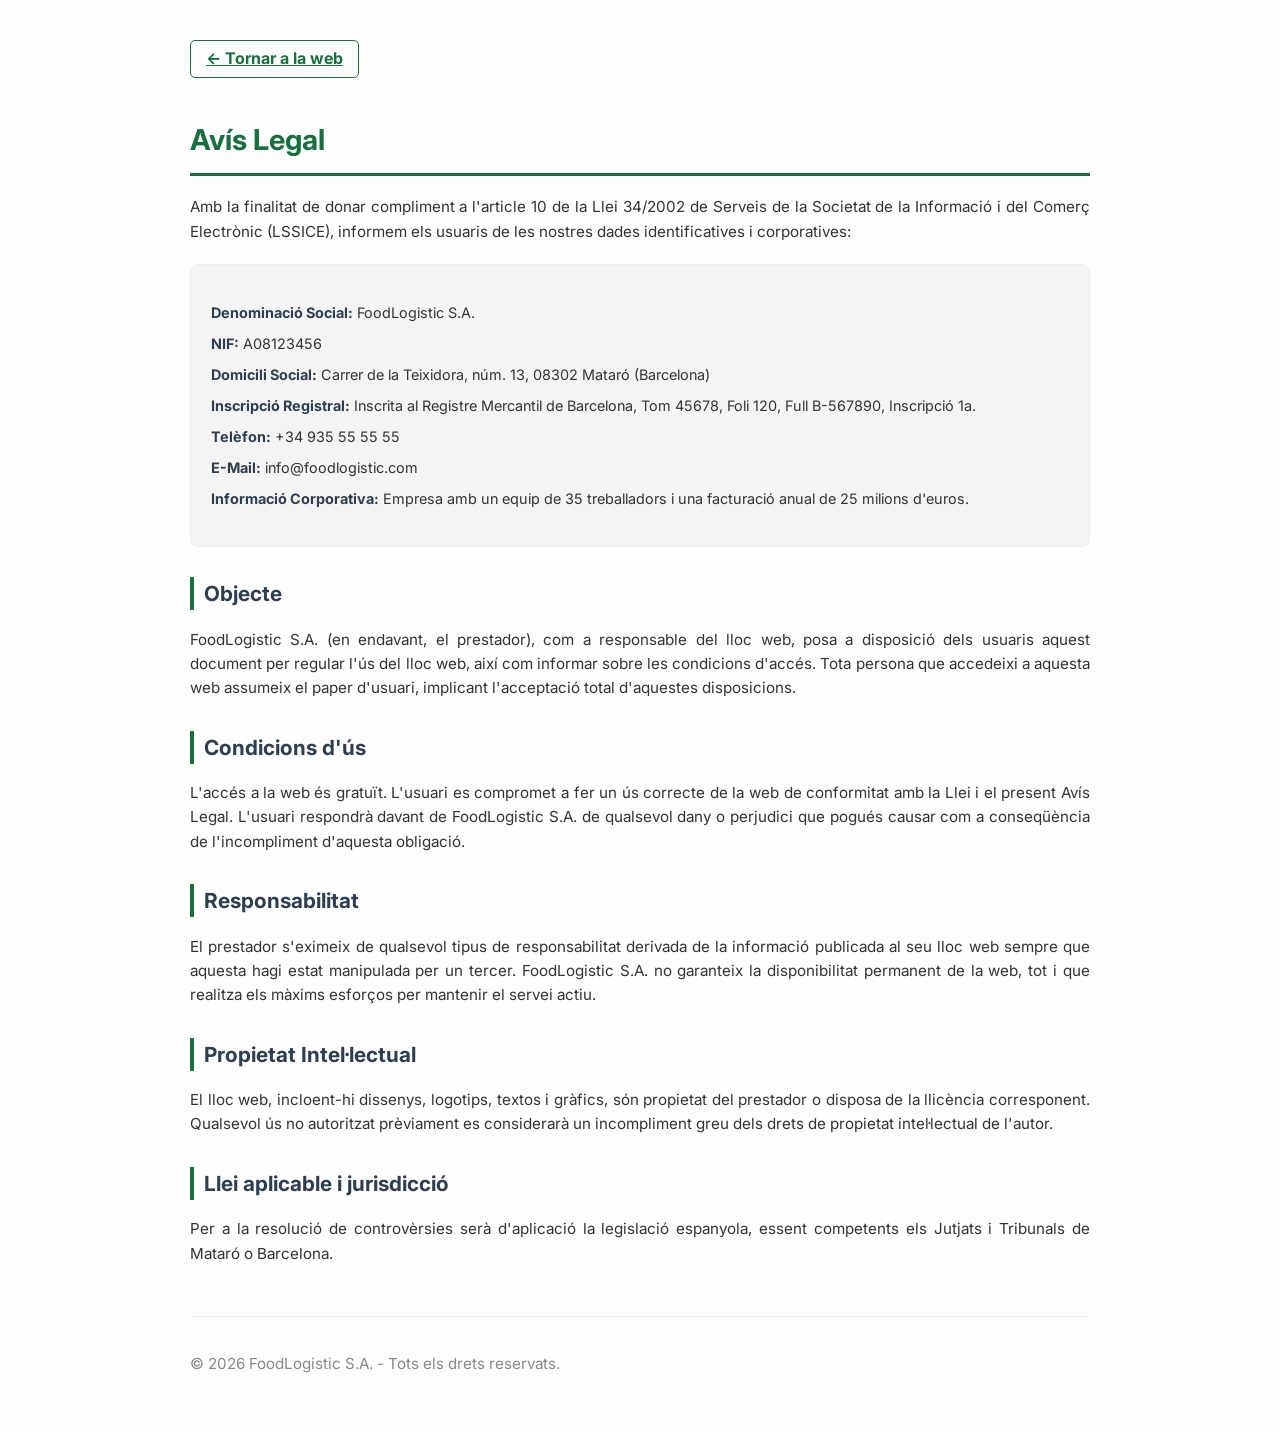
<file: docs/avis-legal.html>
<!DOCTYPE html>
<html lang="ca">
<head>
    <meta charset="UTF-8">
    <meta name="viewport" content="width=device-width, initial-scale=1.0">
    <title>Avís Legal | FoodLogistic S.A.</title>
    <link href="https://fonts.googleapis.com/css2?family=Inter:wght@300;500;700&display=swap" rel="stylesheet">
    <style>
        body { font-family: 'Inter', sans-serif; line-height: 1.6; color: #333; padding: 40px 20px; max-width: 900px; margin: auto; background-color: #fdfdfd; }
        h1 { color: #196f3d; border-bottom: 3px solid #196f3d; padding-bottom: 10px; font-size: 1.8rem; }
        h2 { margin-top: 30px; color: #2c3e50; font-size: 1.3rem; border-left: 4px solid #196f3d; padding-left: 10px; }
        p, li { font-size: 0.95rem; text-align: justify; }
        .back-link { display: inline-block; margin-bottom: 20px; color: #196f3d; text-decoration: underline; font-weight: bold; border: 1px solid #196f3d; padding: 5px 15px; border-radius: 5px; transition: 0.3s; }
        .back-link:hover { background: #196f3d; color: white; text-decoration: none; }
        .data-box { background: #f4f4f4; padding: 20px; border-radius: 8px; margin: 20px 0; border: 1px solid #eee; }
        .data-box ul { list-style: none; padding: 0; }
        .data-box li { margin-bottom: 8px; font-size: 0.9rem; }
        .data-box strong { color: #2c3e50; }
        footer { margin-top: 50px; font-size: 0.8rem; color: #888; text-align: center; border-top: 1px solid #eee; padding-top: 20px; }
        
        /* Focus visible */
        a:focus-visible { outline: 3px solid #1a5276; outline-offset: 4px; border-radius: 4px; }
    </style>
</head>
<body>
    <a href="index.html" class="back-link">← Tornar a la web</a>
    <h1>Avís Legal</h1>
    
    <p>Amb la finalitat de donar compliment a l'article 10 de la Llei 34/2002 de Serveis de la Societat de la Informació i del Comerç Electrònic (LSSICE), informem els usuaris de les nostres dades identificatives i corporatives:</p>
    
    <div class="data-box">
        <ul>
            <li><strong>Denominació Social:</strong> FoodLogistic S.A.</li>
            <li><strong>NIF:</strong> A08123456</li>
            <li><strong>Domicili Social:</strong> Carrer de la Teixidora, núm. 13, 08302 Mataró (Barcelona)</li>
            <li><strong>Inscripció Registral:</strong> Inscrita al Registre Mercantil de Barcelona, Tom 45678, Foli 120, Full B-567890, Inscripció 1a.</li>
            <li><strong>Telèfon:</strong> +34 935 55 55 55</li>
            <li><strong>E-Mail:</strong> info@foodlogistic.com</li>
            <li><strong>Informació Corporativa:</strong> Empresa amb un equip de 35 treballadors i una facturació anual de 25 milions d'euros.</li>
        </ul>
    </div>

    <h2>Objecte</h2>
    <p>FoodLogistic S.A. (en endavant, el prestador), com a responsable del lloc web, posa a disposició dels usuaris aquest document per regular l'ús del lloc web, així com informar sobre les condicions d'accés. Tota persona que accedeixi a aquesta web assumeix el paper d'usuari, implicant l'acceptació total d'aquestes disposicions.</p>

    <h2>Condicions d'ús</h2>
    <p>L'accés a la web és gratuït. L'usuari es compromet a fer un ús correcte de la web de conformitat amb la Llei i el present Avís Legal. L'usuari respondrà davant de FoodLogistic S.A. de qualsevol dany o perjudici que pogués causar com a conseqüència de l'incompliment d'aquesta obligació.</p>

    <h2>Responsabilitat</h2>
    <p>El prestador s'eximeix de qualsevol tipus de responsabilitat derivada de la informació publicada al seu lloc web sempre que aquesta hagi estat manipulada per un tercer. FoodLogistic S.A. no garanteix la disponibilitat permanent de la web, tot i que realitza els màxims esforços per mantenir el servei actiu.</p>

    <h2>Propietat Intel·lectual</h2>
    <p>El lloc web, incloent-hi dissenys, logotips, textos i gràfics, són propietat del prestador o disposa de la llicència corresponent. Qualsevol ús no autoritzat prèviament es considerarà un incompliment greu dels drets de propietat intel·lectual de l'autor.</p>

    <h2>Llei aplicable i jurisdicció</h2>
    <p>Per a la resolució de controvèrsies serà d'aplicació la legislació espanyola, essent competents els Jutjats i Tribunals de Mataró o Barcelona.</p>

    <footer>
        <p>&copy; 2026 FoodLogistic S.A. - Tots els drets reservats.</p>
    </footer>
</body>
</html>
</file>
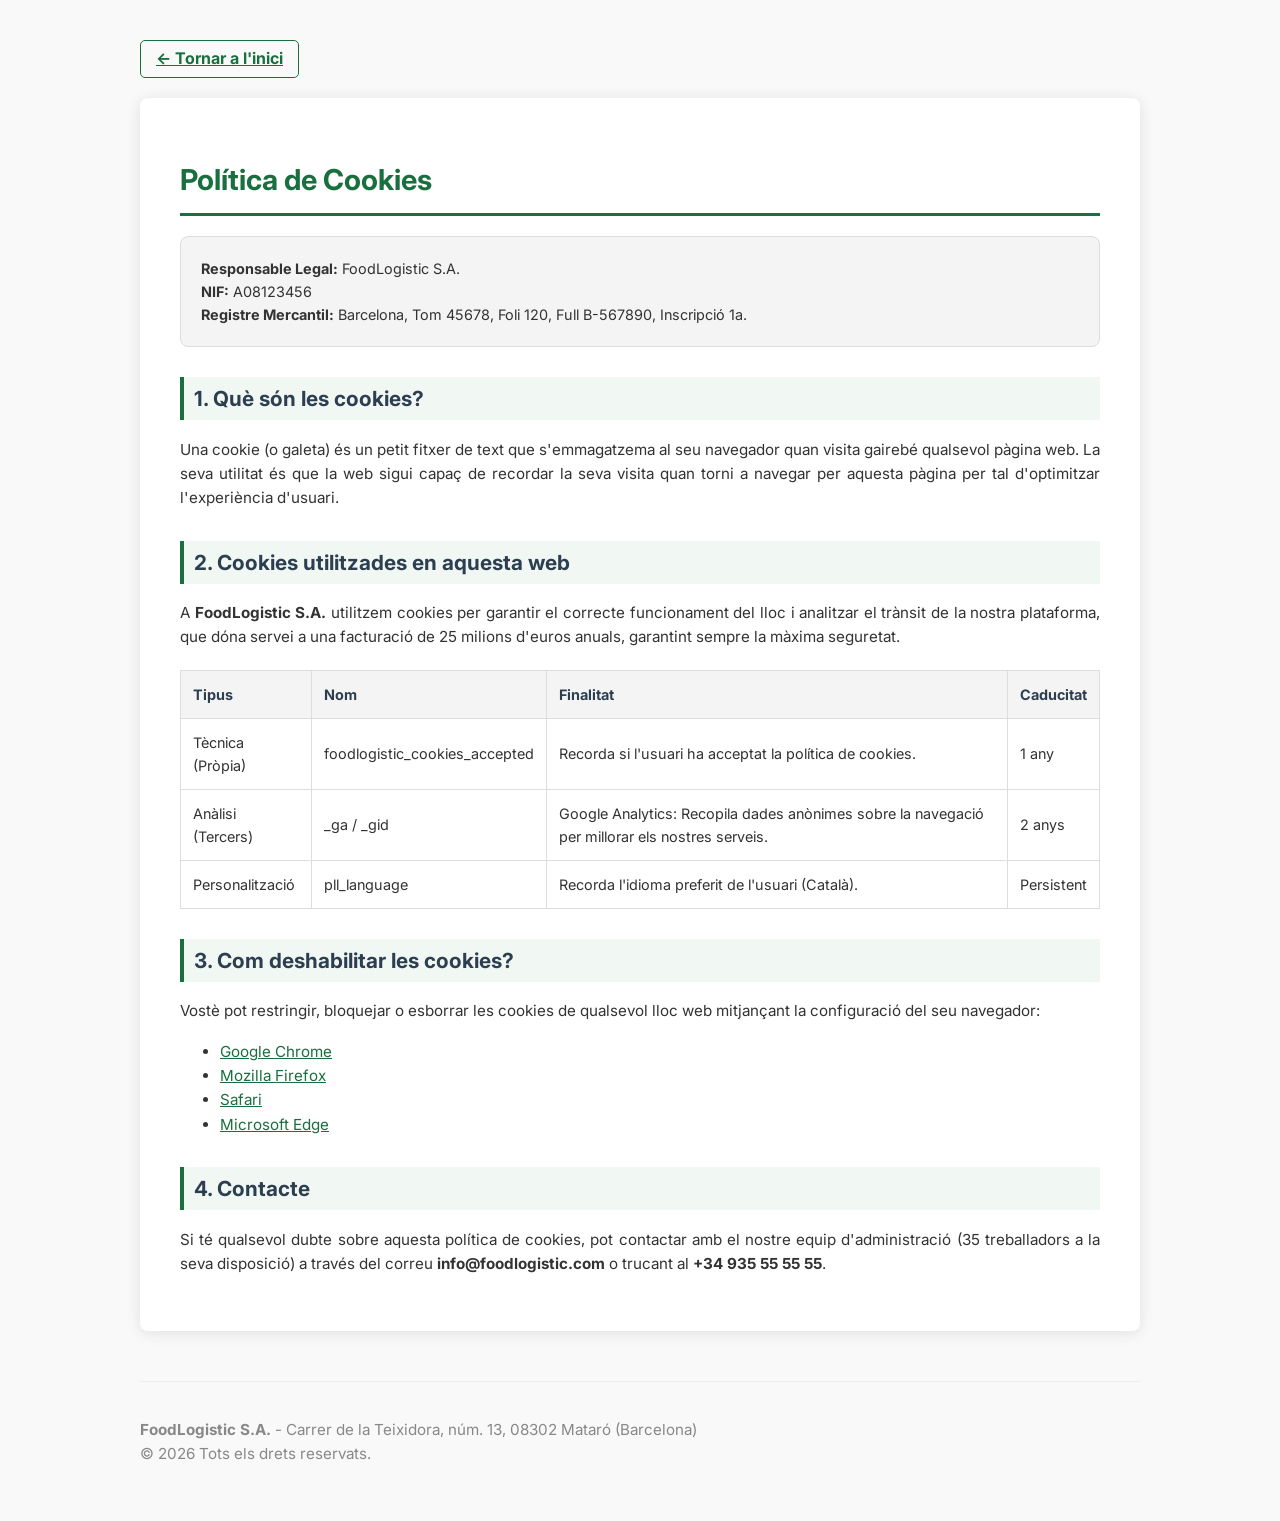
<file: docs/cookies.html>
<!DOCTYPE html>
<html lang="ca">
<head>
    <meta charset="UTF-8">
    <meta name="viewport" content="width=device-width, initial-scale=1.0">
    <title>Política de Cookies | FoodLogistic S.A.</title>
    <link href="https://fonts.googleapis.com/css2?family=Inter:wght@300;500;700&display=swap" rel="stylesheet">
    <style>
        body { font-family: 'Inter', sans-serif; line-height: 1.6; color: #333; padding: 40px 20px; max-width: 1000px; margin: auto; background-color: #f9f9f9; }
        .container { background: white; padding: 40px; border-radius: 8px; box-shadow: 0 2px 15px rgba(0,0,0,0.1); }
        h1 { color: #196f3d; border-bottom: 3px solid #196f3d; padding-bottom: 10px; font-size: 1.8rem; }
        h2 { margin-top: 30px; color: #2c3e50; font-size: 1.3rem; border-left: 4px solid #196f3d; padding-left: 10px; background: #f1f8f4; padding: 5px 10px; }
        p, li { font-size: 0.95rem; text-align: justify; }
        table { width: 100%; border-collapse: collapse; margin: 20px 0; font-size: 0.9rem; }
        th, td { border: 1px solid #ddd; padding: 12px; text-align: left; }
        th { background-color: #f4f4f4; color: #2c3e50; }
        .back-link { display: inline-block; margin-bottom: 20px; color: #196f3d; text-decoration: underline; font-weight: bold; border: 1px solid #196f3d; padding: 5px 15px; border-radius: 5px; transition: 0.3s; }
        .back-link:hover { background: #196f3d; color: white; text-decoration: none; }
        .highlight-box { background: #f4f4f4; padding: 20px; border-radius: 8px; margin: 20px 0; border: 1px solid #ddd; font-size: 0.9rem; }
        footer { margin-top: 50px; text-align: center; font-size: 0.8rem; color: #888; border-top: 1px solid #eee; padding-top: 20px; }
        a { color: #196f3d; text-decoration: underline; }
        
        /* Focus visible */
        a:focus-visible { outline: 3px solid #1a5276; outline-offset: 4px; border-radius: 4px; }
    </style>
</head>
<body>
    <a href="index.html" class="back-link">← Tornar a l'inici</a>
    
    <div class="container">
        <h1>Política de Cookies</h1>
        
        <section class="highlight-box">
            <strong>Responsable Legal:</strong> FoodLogistic S.A. <br>
            <strong>NIF:</strong> A08123456 <br>
            <strong>Registre Mercantil:</strong> Barcelona, Tom 45678, Foli 120, Full B-567890, Inscripció 1a.
        </section>

        <h2>1. Què són les cookies?</h2>
        <p>Una cookie (o galeta) és un petit fitxer de text que s'emmagatzema al seu navegador quan visita gairebé qualsevol pàgina web. La seva utilitat és que la web sigui capaç de recordar la seva visita quan torni a navegar per aquesta pàgina per tal d'optimitzar l'experiència d'usuari.</p>

        <h2>2. Cookies utilitzades en aquesta web</h2>
        <p>A <strong>FoodLogistic S.A.</strong> utilitzem cookies per garantir el correcte funcionament del lloc i analitzar el trànsit de la nostra plataforma, que dóna servei a una facturació de 25 milions d'euros anuals, garantint sempre la màxima seguretat.</p>

        <table>
            <thead>
                <tr>
                    <th>Tipus</th>
                    <th>Nom</th>
                    <th>Finalitat</th>
                    <th>Caducitat</th>
                </tr>
            </thead>
            <tbody>
                <tr>
                    <td>Tècnica (Pròpia)</td>
                    <td>foodlogistic_cookies_accepted</td>
                    <td>Recorda si l'usuari ha acceptat la política de cookies.</td>
                    <td>1 any</td>
                </tr>
                <tr>
                    <td>Anàlisi (Tercers)</td>
                    <td>_ga / _gid</td>
                    <td>Google Analytics: Recopila dades anònimes sobre la navegació per millorar els nostres serveis.</td>
                    <td>2 anys</td>
                </tr>
                <tr>
                    <td>Personalització</td>
                    <td>pll_language</td>
                    <td>Recorda l'idioma preferit de l'usuari (Català).</td>
                    <td>Persistent</td>
                </tr>
            </tbody>
        </table>

        <h2>3. Com deshabilitar les cookies?</h2>
        <p>Vostè pot restringir, bloquejar o esborrar les cookies de qualsevol lloc web mitjançant la configuració del seu navegador:</p>
        <ul>
            <li><a href="https://support.google.com/chrome/answer/95647?hl=es" target="_blank">Google Chrome</a></li>
            <li><a href="https://support.mozilla.org/ca/kb/activa-i-desactiva-les-galetes-que-les-pagines-web" target="_blank">Mozilla Firefox</a></li>
            <li><a href="https://support.apple.com/ca-es/guide/safari/sfri11471/mac" target="_blank">Safari</a></li>
            <li><a href="https://support.microsoft.com/ca-es/windows/suprimir-i-gestionar-galetes-168dab11-0753-043d-7c16-ede5947fc64d" target="_blank">Microsoft Edge</a></li>
        </ul>

        <h2>4. Contacte</h2>
        <p>Si té qualsevol dubte sobre aquesta política de cookies, pot contactar amb el nostre equip d'administració (35 treballadors a la seva disposició) a través del correu <strong>info@foodlogistic.com</strong> o trucant al <strong>+34 935 55 55 55</strong>.</p>
    </div>

    <footer>
        <p><strong>FoodLogistic S.A.</strong> - Carrer de la Teixidora, núm. 13, 08302 Mataró (Barcelona)<br>
        © 2026 Tots els drets reservats.</p>
    </footer>
</body>
</html>
</file>
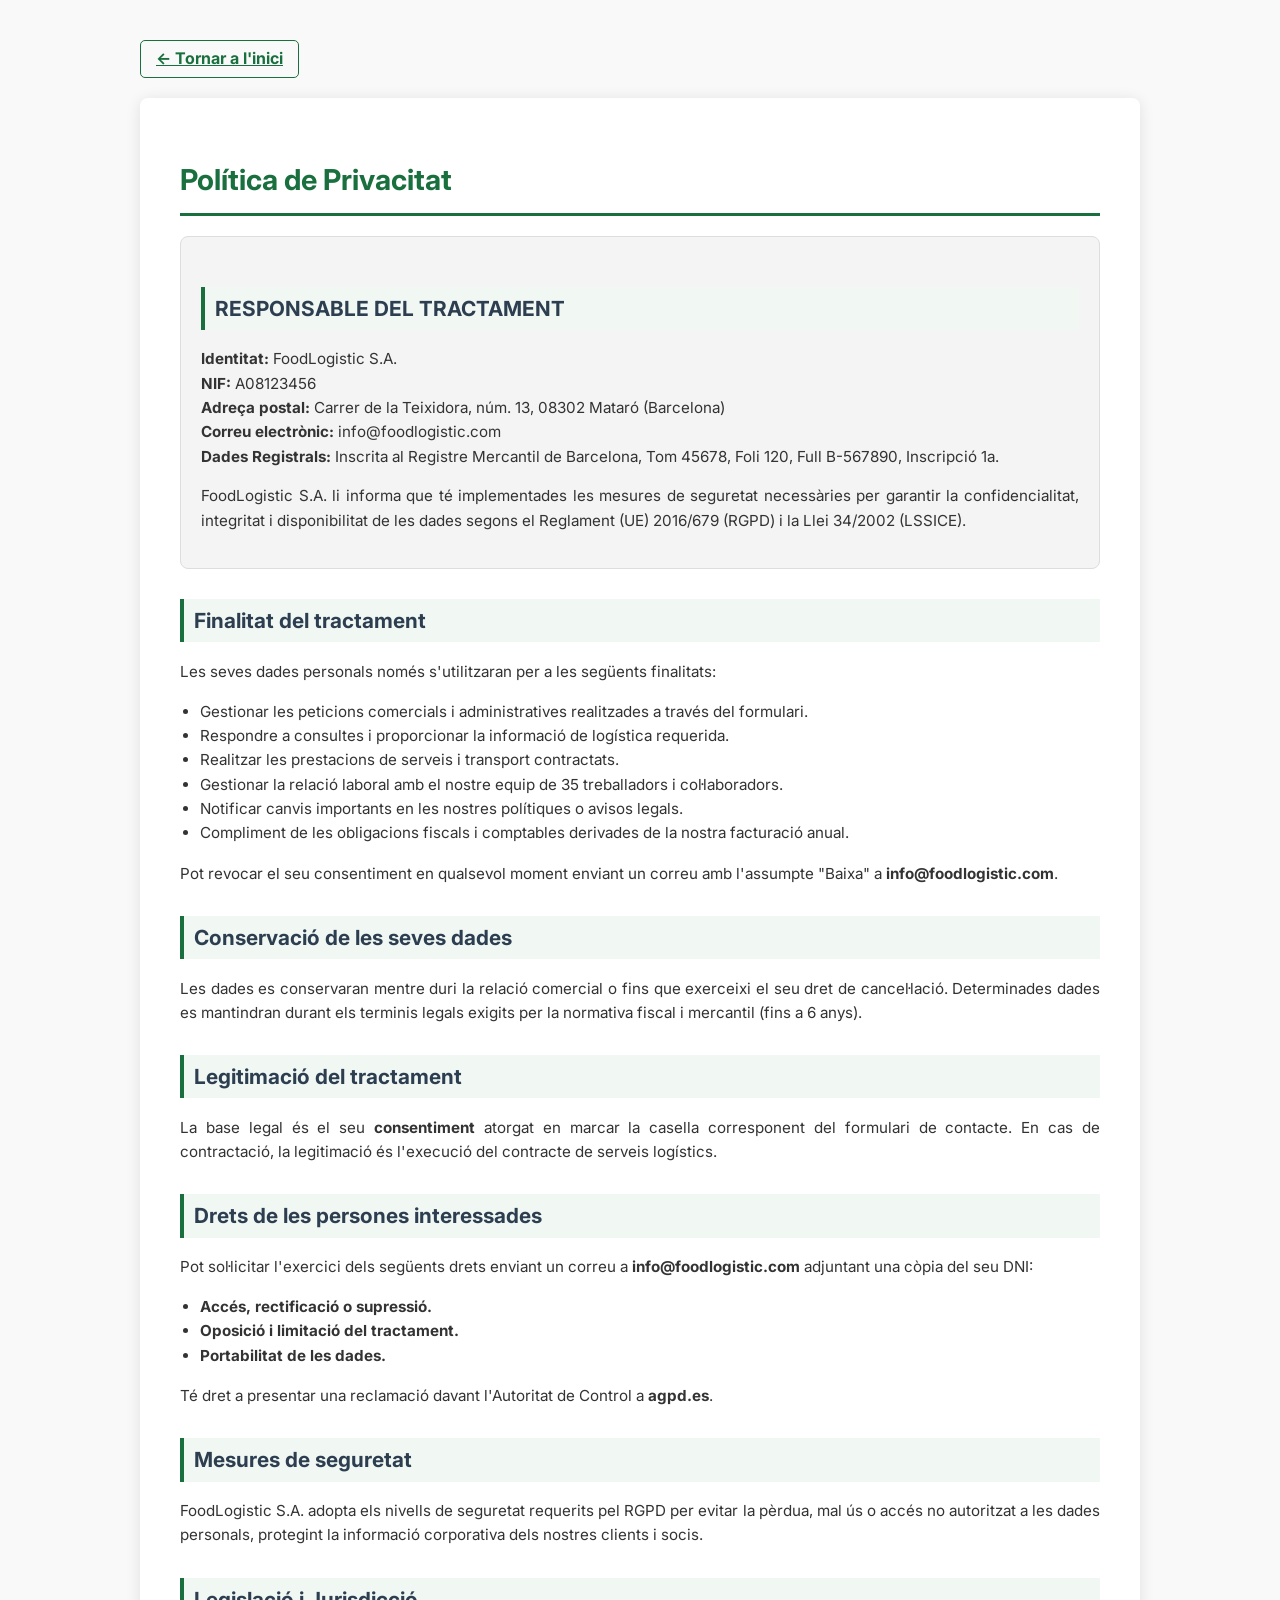
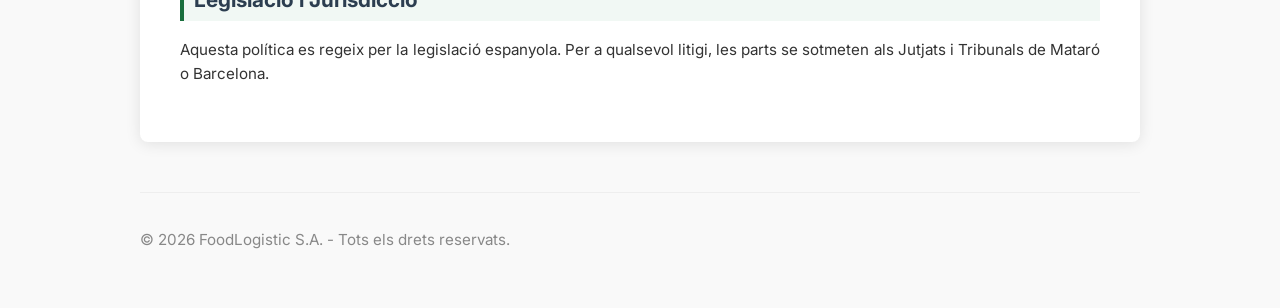
<file: docs/privacitat.html>
<!DOCTYPE html>
<html lang="ca">
<head>
    <meta charset="UTF-8">
    <meta name="viewport" content="width=device-width, initial-scale=1.0">
    <title>Política de Privacitat | FoodLogistic S.A.</title>
    <link href="https://fonts.googleapis.com/css2?family=Inter:wght@300;500;700&display=swap" rel="stylesheet">
    <style>
        body { font-family: 'Inter', sans-serif; line-height: 1.6; color: #333; padding: 40px 20px; max-width: 1000px; margin: auto; background-color: #f9f9f9; }
        .container { background: white; padding: 40px; border-radius: 8px; box-shadow: 0 2px 15px rgba(0,0,0,0.1); }
        h1 { color: #196f3d; border-bottom: 3px solid #196f3d; padding-bottom: 10px; font-size: 1.8rem; }
        h2 { margin-top: 30px; color: #2c3e50; font-size: 1.3rem; border-left: 4px solid #196f3d; padding-left: 10px; background: #f1f8f4; padding-top: 5px; padding-bottom: 5px; }
        h3 { color: #196f3d; font-size: 1.1rem; margin-top: 20px; }
        p, li { font-size: 0.95rem; text-align: justify; }
        ul { padding-left: 20px; }
        .back-link { display: inline-block; margin-bottom: 20px; color: #196f3d; text-decoration: underline; font-weight: bold; border: 1px solid #196f3d; padding: 5px 15px; border-radius: 5px; transition: 0.3s; }
        .back-link:hover { background: #196f3d; color: white; text-decoration: none; }
        .highlight-box { background: #f4f4f4; padding: 20px; border-radius: 8px; margin: 20px 0; border: 1px solid #ddd; }
        footer { margin-top: 50px; text-align: center; font-size: 0.8rem; color: #888; border-top: 1px solid #eee; padding-top: 20px; }
        
        /* Focus visible */
        a:focus-visible { outline: 3px solid #1a5276; outline-offset: 4px; border-radius: 4px; }
    </style>
</head>
<body>
    <a href="index.html" class="back-link">← Tornar a l'inici</a>
    
    <div class="container">
        <h1>Política de Privacitat</h1>

        <section class="highlight-box">
            <h2>RESPONSABLE DEL TRACTAMENT</h2>
            <p><strong>Identitat:</strong> FoodLogistic S.A.<br>
            <strong>NIF:</strong> A08123456<br>
            <strong>Adreça postal:</strong> Carrer de la Teixidora, núm. 13, 08302 Mataró (Barcelona)<br>
            <strong>Correu electrònic:</strong> info@foodlogistic.com<br>
            <strong>Dades Registrals:</strong> Inscrita al Registre Mercantil de Barcelona, Tom 45678, Foli 120, Full B-567890, Inscripció 1a.</p>
            <p>FoodLogistic S.A. li informa que té implementades les mesures de seguretat necessàries per garantir la confidencialitat, integritat i disponibilitat de les dades segons el Reglament (UE) 2016/679 (RGPD) i la Llei 34/2002 (LSSICE).</p>
        </section>

        <h2>Finalitat del tractament</h2>
        <p>Les seves dades personals només s'utilitzaran per a les següents finalitats:</p>
        <ul>
            <li>Gestionar les peticions comercials i administratives realitzades a través del formulari.</li>
            <li>Respondre a consultes i proporcionar la informació de logística requerida.</li>
            <li>Realitzar les prestacions de serveis i transport contractats.</li>
            <li>Gestionar la relació laboral amb el nostre equip de 35 treballadors i col·laboradors.</li>
            <li>Notificar canvis importants en les nostres polítiques o avisos legals.</li>
            <li>Compliment de les obligacions fiscals i comptables derivades de la nostra facturació anual.</li>
        </ul>
        <p>Pot revocar el seu consentiment en qualsevol moment enviant un correu amb l'assumpte "Baixa" a <strong>info@foodlogistic.com</strong>.</p>

        <h2>Conservació de les seves dades</h2>
        <p>Les dades es conservaran mentre duri la relació comercial o fins que exerceixi el seu dret de cancel·lació. Determinades dades es mantindran durant els terminis legals exigits per la normativa fiscal i mercantil (fins a 6 anys).</p>

        <h2>Legitimació del tractament</h2>
        <p>La base legal és el seu <strong>consentiment</strong> atorgat en marcar la casella corresponent del formulari de contacte. En cas de contractació, la legitimació és l'execució del contracte de serveis logístics.</p>

        <h2>Drets de les persones interessades</h2>
        <p>Pot sol·licitar l'exercici dels següents drets enviant un correu a <strong>info@foodlogistic.com</strong> adjuntant una còpia del seu DNI:</p>
        <ul>
            <li><strong>Accés, rectificació o supressió.</strong></li>
            <li><strong>Oposició i limitació del tractament.</strong></li>
            <li><strong>Portabilitat de les dades.</strong></li>
        </ul>
        <p>Té dret a presentar una reclamació davant l'Autoritat de Control a <strong>agpd.es</strong>.</p>

        <h2>Mesures de seguretat</h2>
        <p>FoodLogistic S.A. adopta els nivells de seguretat requerits pel RGPD per evitar la pèrdua, mal ús o accés no autoritzat a les dades personals, protegint la informació corporativa dels nostres clients i socis.</p>

        <h2>Legislació i Jurisdicció</h2>
        <p>Aquesta política es regeix per la legislació espanyola. Per a qualsevol litigi, les parts se sotmeten als Jutjats i Tribunals de Mataró o Barcelona.</p>
    </div>

    <footer>
        <p>&copy; 2026 FoodLogistic S.A. - Tots els drets reservats.</p>
    </footer>
</body>
</html>
</file>
